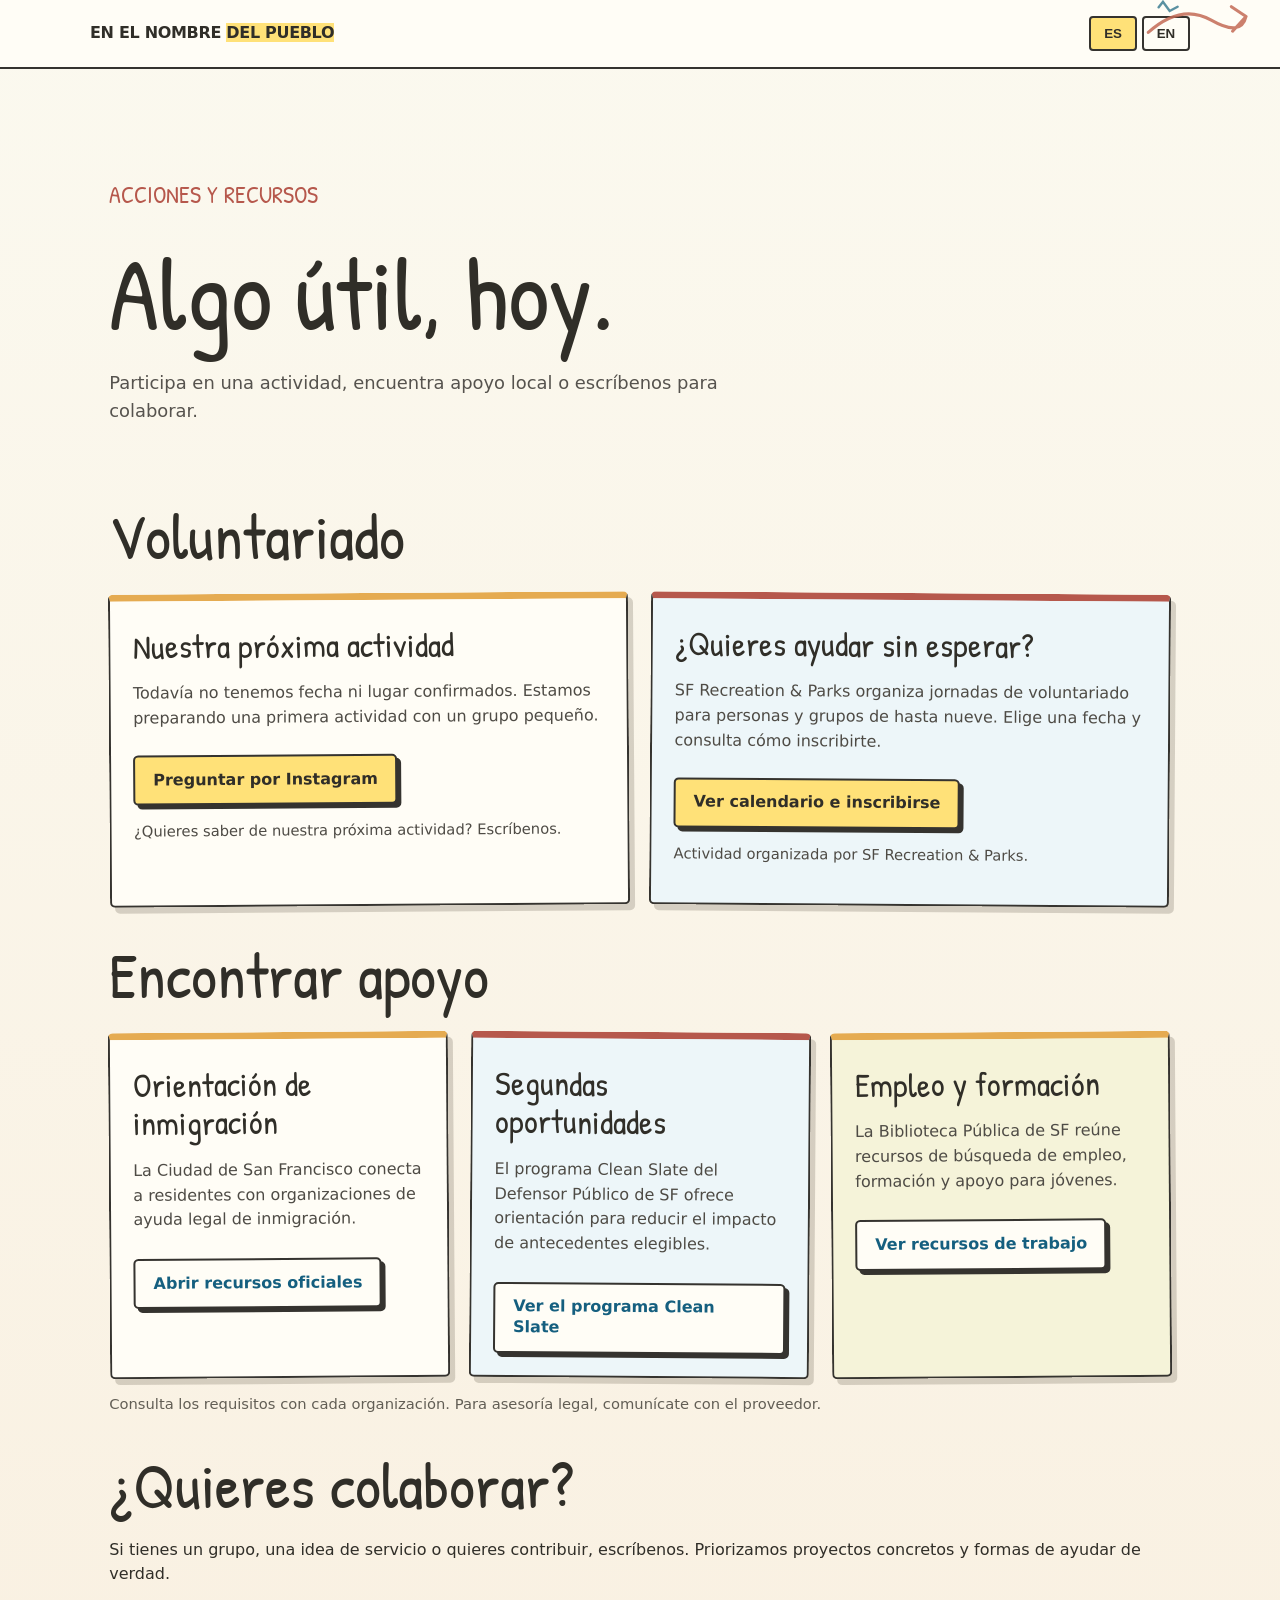
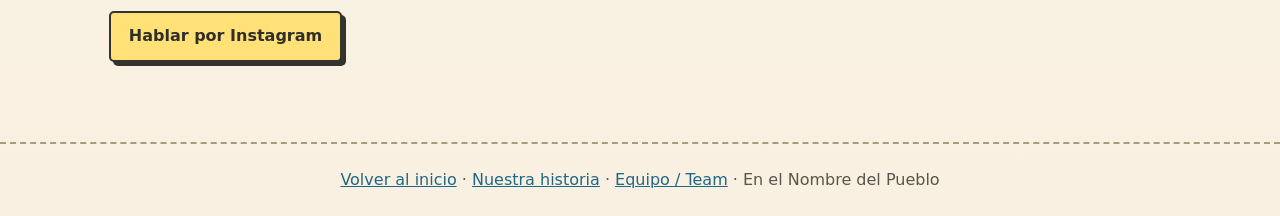
<file: actions.html>
<!doctype html>
<html lang="es">
<head>
<meta charset="utf-8">
<meta name="viewport" content="width=device-width, initial-scale=1">
<meta name="description" content="Oportunidades de voluntariado y recursos comunitarios en San Francisco. En el Nombre del Pueblo.">
<title>Participa | En el Nombre del Pueblo</title>
<link href="https://fonts.googleapis.com/css2?family=Patrick+Hand&display=swap" rel="stylesheet">
<link rel="stylesheet" href="styles/actions-base.css">
<link rel="stylesheet" href="styles/community-notebook.css">
</head>
<body class="notebook-actions">
<nav><a class="brand" href="index.html">EN EL NOMBRE <span>DEL PUEBLO</span></a><div><button type="button" id="lang-es" aria-pressed="true">ES</button> <button type="button" id="lang-en" aria-pressed="false">EN</button></div></nav>
<main>
<div class="action-doodle" aria-hidden="true"><svg viewBox="0 0 180 80" fill="none"><path d="M7 53q54-48 103-20t57-6M143 11l24 16-22 24" stroke="#c46b56" stroke-width="5" stroke-linecap="round" stroke-linejoin="round"/><path d="M24 12l7-9 11 15 13-7" stroke="#3f7f93" stroke-width="4" stroke-linecap="round"/></svg></div>
<header><p class="actions-kicker" data-i18n="eyebrow">ACCIONES Y RECURSOS</p><h1 data-i18n="title">Algo útil, hoy.</h1><p class="intro" data-i18n="intro">Participa en una actividad, encuentra apoyo local o escríbenos para colaborar.</p></header>
<section id="volunteer" aria-labelledby="volunteer-title">
<h2 id="volunteer-title" data-i18n="volunteer_title">Voluntariado</h2>
<div class="grid">
<article class="card yellow"><h3 data-i18n="our_event_title">Nuestra próxima actividad</h3>
<div id="public-events" aria-live="polite"><p data-i18n="no_event">Todavía no tenemos fecha ni lugar confirmados. Estamos preparando una primera actividad con un grupo pequeño.</p></div>
<a class="action" href="https://www.instagram.com/nombre__del__pueblo/" rel="noopener noreferrer" target="_blank" data-i18n="ask">Preguntar por Instagram</a>
<p class="muted" data-i18n="contact_note">¿Quieres saber de nuestra próxima actividad? Escríbenos.</p></article>
<article class="card"><h3 data-i18n="volunteer_today">¿Quieres ayudar sin esperar?</h3><p data-i18n="volunteer_desc">SF Recreation & Parks organiza jornadas de voluntariado para personas y grupos de hasta nueve. Elige una fecha y consulta cómo inscribirte.</p>
<a class="action" href="https://sfrpd.my.salesforce-sites.com/SFRPDCalendar" rel="noopener noreferrer" target="_blank" data-i18n="volunteer_link">Ver calendario e inscribirse</a><p class="muted" data-i18n="thirdparty">Actividad organizada por SF Recreation & Parks.</p></article>
</div>
</section>
<section id="support" aria-labelledby="support-title">
<h2 id="support-title" data-i18n="support_title">Encontrar apoyo</h2>
<div class="grid">
<article class="card yellow"><h3 data-i18n="immigration_title">Orientación de inmigración</h3><p data-i18n="immigration_desc">La Ciudad de San Francisco conecta a residentes con organizaciones de ayuda legal de inmigración.</p><a class="secondary" href="https://immigrants.sf.gov/" target="_blank" rel="noopener noreferrer" data-i18n="immigration_link">Abrir recursos oficiales</a></article>
<article class="card"><h3 data-i18n="second_chance_title">Segundas oportunidades</h3><p data-i18n="second_chance_desc">El programa Clean Slate del Defensor Público de SF ofrece orientación para reducir el impacto de antecedentes elegibles.</p><a class="secondary" href="https://sfpublicdefender.org/clients/clean-slate/" target="_blank" rel="noopener noreferrer" data-i18n="second_chance_link">Ver el programa Clean Slate</a></article>
<article class="card yellow"><h3 data-i18n="jobs_title">Empleo y formación</h3><p data-i18n="jobs_desc">La Biblioteca Pública de SF reúne recursos de búsqueda de empleo, formación y apoyo para jóvenes.</p><a class="secondary" href="https://sfpl.org/locations/main-library/jobs-careers-center/jobs-and-careers-resources" target="_blank" rel="noopener noreferrer" data-i18n="jobs_link">Ver recursos de trabajo</a></article>
</div><p class="muted" data-i18n="external_note">Consulta los requisitos con cada organización. Para asesoría legal, comunícate con el proveedor.</p>
</section>
<section id="collaborate">
<h2 data-i18n="collab_title">¿Quieres colaborar?</h2><p data-i18n="collab_desc">Si tienes un grupo, una idea de servicio o quieres contribuir, escríbenos. Priorizamos proyectos concretos y formas de ayudar de verdad.</p>
<a class="action" href="https://www.instagram.com/nombre__del__pueblo/" target="_blank" rel="noopener noreferrer" data-i18n="collab_link">Hablar por Instagram</a>

</section>
</main><footer><a href="index.html" data-i18n="back">Volver al inicio</a> · <a href="journey.html" data-i18n="journey">Nuestra historia</a> · <a href="founder.html">Equipo / Team</a> · En el Nombre del Pueblo</footer>
<script>
const strings={
es:{eyebrow:"ACCIONES Y RECURSOS",title:"Algo útil, hoy.",intro:"Participa en una actividad, encuentra apoyo local o escríbenos para colaborar.",volunteer_title:"Voluntariado",our_event_title:"Nuestra próxima actividad",no_event:"Todavía no tenemos fecha ni lugar confirmados. Estamos preparando una primera actividad con un grupo pequeño.",ask:"Preguntar por Instagram",contact_note:"¿Quieres saber de nuestra próxima actividad? Escríbenos.",volunteer_today:"¿Quieres ayudar sin esperar?",volunteer_desc:"SF Recreation & Parks organiza jornadas de voluntariado para personas y grupos de hasta nueve. Elige una fecha y consulta cómo inscribirte.",volunteer_link:"Ver calendario e inscribirse",thirdparty:"Actividad organizada por SF Recreation & Parks.",support_title:"Encontrar apoyo",immigration_title:"Orientación de inmigración",immigration_desc:"La Ciudad de San Francisco conecta a residentes con organizaciones de ayuda legal de inmigración.",immigration_link:"Abrir recursos oficiales",second_chance_title:"Segundas oportunidades",second_chance_desc:"El programa Clean Slate del Defensor Público de SF ofrece orientación para reducir el impacto de antecedentes elegibles.",second_chance_link:"Ver el programa Clean Slate",jobs_title:"Empleo y formación",jobs_desc:"La Biblioteca Pública de SF reúne recursos de búsqueda de empleo, formación y apoyo para jóvenes.",jobs_link:"Ver recursos de trabajo",external_note:"Consulta los requisitos con cada organización. Para asesoría legal, comunícate con el proveedor.",collab_title:"¿Quieres colaborar?",collab_desc:"Si tienes un grupo, una idea de servicio o quieres contribuir, escríbenos. Priorizamos proyectos concretos y formas de ayudar de verdad.",collab_link:"Hablar por Instagram",back:"Volver al inicio",journey:"Nuestra historia"},
en:{eyebrow:"ACTIONS & RESOURCES",title:"Do something useful today.",intro:"Volunteer, find local support, or get in touch to work together.",volunteer_title:"Volunteer",our_event_title:"Our next activity",no_event:"No date or location has been confirmed yet. We're preparing a first small-group volunteer activity.",ask:"Ask on Instagram",contact_note:"Questions about our next event? Send us a message.",volunteer_today:"Want to help without waiting?",volunteer_desc:"SF Recreation & Parks offers volunteer work parties for individuals and groups of up to nine. Choose a date and check how to sign up.",volunteer_link:"See dates and sign up",thirdparty:"Organized by SF Recreation & Parks.",support_title:"Find support",immigration_title:"Immigration guidance",immigration_desc:"The City of San Francisco connects residents with immigration legal aid organizations.",immigration_link:"Open official resources",second_chance_title:"Second chances",second_chance_desc:"The SF Public Defender's Clean Slate program helps eligible people reduce the impact of past arrests or convictions.",second_chance_link:"Explore Clean Slate",jobs_title:"Jobs and training",jobs_desc:"San Francisco Public Library lists job-search, training and young-adult career resources.",jobs_link:"Explore job resources",external_note:"Check requirements with each organization. For legal advice, contact the provider.",collab_title:"Want to collaborate?",collab_desc:"If you represent a group, have a service idea, or want to contribute, get in touch. We prioritize concrete ways to help.",collab_link:"Message us on Instagram",back:"Back home",journey:"Our story"}};
let language='es',listedEvents=[];
function renderEvents(){
 const root=document.getElementById('public-events');root.replaceChildren();
 if(!listedEvents.length){const p=document.createElement('p');p.textContent=strings[language].no_event;root.append(p);return}
 const list=document.createElement('ul');
 for(const event of listedEvents){const li=document.createElement('li');li.style.marginBottom='1rem';const a=document.createElement('a');a.href=event.url;a.target='_blank';a.rel='noopener noreferrer';a.textContent=language==='es'?event.title_es:event.title_en;const p=document.createElement('p');p.className='muted';p.textContent=event.date_label;li.append(a,p);list.append(li)}root.append(list);
}
function setLanguage(lang){
 language=lang;document.documentElement.lang=lang;
 for(const el of document.querySelectorAll('[data-i18n]')){const value=strings[lang][el.dataset.i18n];if(value)el.textContent=value}
 for(const key of ['es','en'])document.getElementById('lang-'+key).setAttribute('aria-pressed',String(key===lang));
  for(const link of document.querySelectorAll('a[href]')){
    const url=new URL(link.href);
    if(url.origin!==location.origin||!(url.pathname.endsWith('/index.html')||url.pathname.endsWith('/journey.html')))continue;
    url.searchParams.set('lang',lang);link.href=url.href;
  }
  const here=new URL(location.href);here.searchParams.set('lang',lang);
  history.replaceState(null,'',here.pathname+here.search+here.hash);
  renderEvents();
}
document.getElementById('lang-es').addEventListener('click',()=>setLanguage('es'));
document.getElementById('lang-en').addEventListener('click',()=>setLanguage('en'));
setLanguage(new URLSearchParams(location.search).get('lang')==='en'?'en':'es');
fetch('./public_updates.json',{cache:'no-store'}).then(r=>{if(!r.ok)throw Error('updates unavailable');return r.json()}).then(data=>{
 if(!Array.isArray(data.events))return;
 listedEvents=data.events.filter(e=>e.public===true&&e.status==='confirmed'&&typeof e.title_es==='string'&&typeof e.title_en==='string'&&typeof e.date_label==='string'&&typeof e.url==='string'&&/^https:\/\//.test(e.url));renderEvents();
}).catch(()=>{/* Preserve helpful static fallback without a network dependency. */});
</script>
</body></html>
</file>
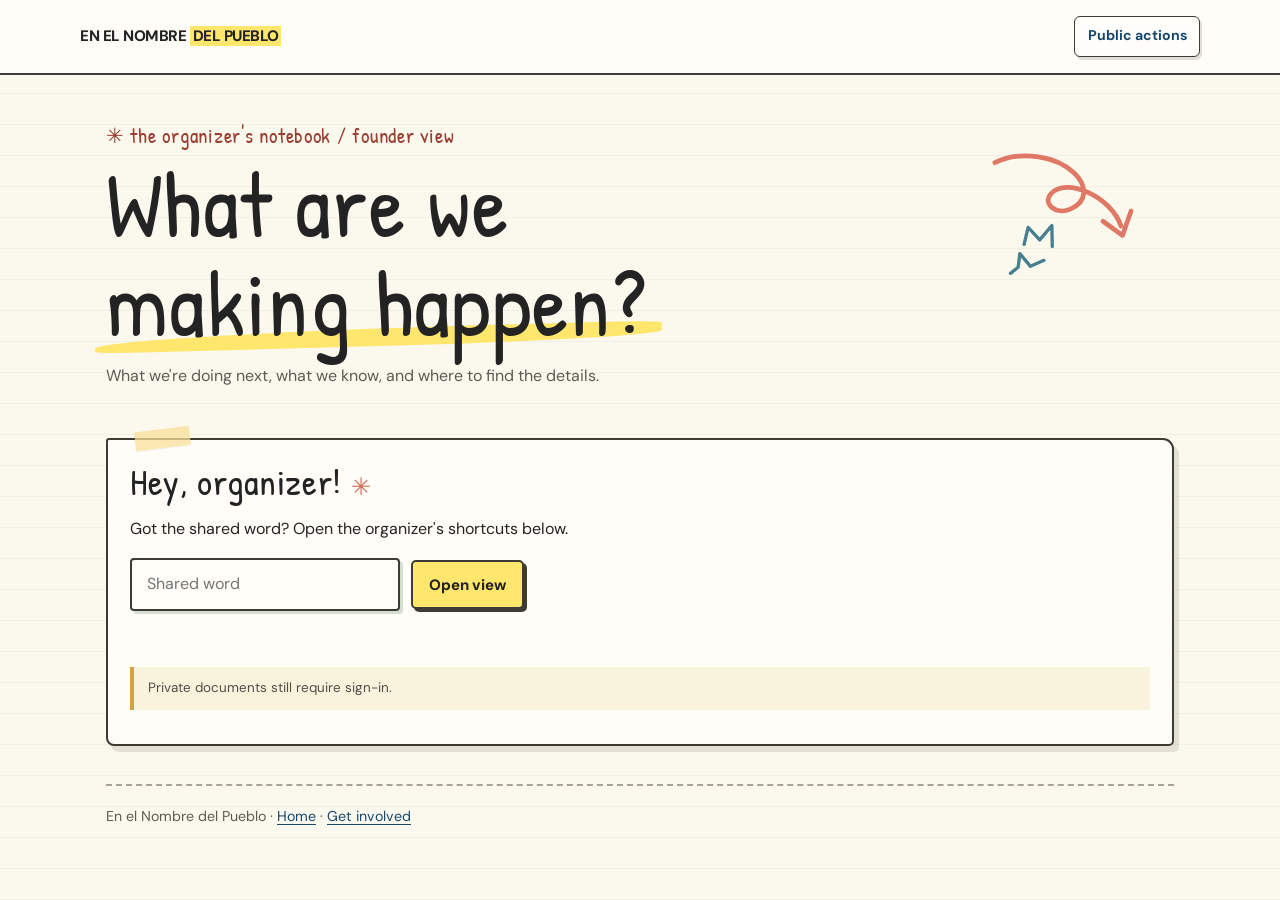
<file: founder.html>
<!doctype html>
<html lang="en">
<head>
<meta charset="utf-8"><meta name="viewport" content="width=device-width, initial-scale=1">
<meta name="robots" content="noindex,nofollow">
<meta name="description" content="Founder navigation shortcuts for En el Nombre del Pueblo.">
<title>Founder view | En el Nombre del Pueblo</title>
<style>
@import url('https://fonts.googleapis.com/css2?family=DM+Sans:wght@400;500;600;700;800&family=Patrick+Hand&display=swap');
:root{
  color-scheme:light;
  --ink:#242323;--muted:#5d5b55;--paper:#fbf8ed;--surface:#fffdf7;
  --marker:#ffe66d;--coral:#fa8a74;--mint:#cdeed9;--blue:#d9eafa;--edge:#3d3b34;
  font-family:'DM Sans',system-ui,sans-serif;color:var(--ink);background:var(--paper)
}
*{box-sizing:border-box}
html{scroll-behavior:smooth}
body{
  margin:0;line-height:1.55;min-height:100vh;
  background-image:linear-gradient(rgba(90,130,164,.07) 1px, transparent 1px);
  background-size:100% 31px;
}
a{color:#17486c;text-underline-offset:3px}
a:hover{text-decoration-thickness:2px}
a:focus-visible,button:focus-visible,input:focus-visible{outline:3px solid #184d76;outline-offset:4px}
h1,h2,h3{font-family:'Patrick Hand','Comic Sans MS',cursive;line-height:1.08;letter-spacing:.015em}
h1{font-size:clamp(2.8rem,7.2vw,5.7rem);margin:.2rem 0 .6rem;font-weight:400}
h2{font-size:clamp(1.7rem,3vw,2.3rem);margin:.1rem 0 .65rem;font-weight:400}
h3{font-size:1.5rem;font-weight:400;margin:.5rem 0 .7rem}
header{
  padding:1rem max(1rem,calc((100vw - 1120px)/2));
  display:flex;gap:1.1rem;justify-content:space-between;align-items:center;flex-wrap:wrap;
  background:#fffdf7;border-bottom:2px solid var(--edge);
  position:relative;z-index:1
}
.brand{font-weight:800;color:var(--ink);text-decoration:none;letter-spacing:-.03em;font-size:.95rem}
.brand span{background:var(--marker);padding:0 .16em;box-decoration-break:clone}
main{max-width:1100px;margin:auto;padding:2.2rem 1rem 3.3rem}
.hero{position:relative;padding:.6rem 0 1.25rem;margin-bottom:.1rem}
.hero h1{max-width:800px}
.scribble-underline{position:relative;display:inline-block;z-index:0;white-space:nowrap}
.scribble-underline::after{
  content:"";position:absolute;left:-2%;bottom:.07em;width:105%;height:.20em;
  background:var(--marker);transform:rotate(-1.6deg);z-index:-1;border-radius:70% 12% 45% 10%
}
.hero-scribble{position:absolute;right:1%;top:7%;width:min(20vw,180px);height:auto;transform:rotate(-9deg);pointer-events:none}
.eyebrow{font-family:'Patrick Hand',cursive;font-size:1.32rem;letter-spacing:.035em;color:#9b3e31;margin:0;font-weight:400}
.lead{color:var(--muted);font-size:1rem;max-width:670px;line-height:1.65;margin:.65rem 0}
.panel{
  position:relative;background:var(--surface);border:2px solid var(--edge);
  padding:1.25rem 1.4rem;margin:1.15rem 0;
  border-radius:3px 11px 5px 8px;box-shadow:5px 6px 0 rgba(37,35,32,.11)
}
.panel::before{content:"";position:absolute;top:-11px;left:27px;width:55px;height:19px;
  background:rgba(249,224,151,.73);transform:rotate(-7deg);box-shadow:0 1px 1px rgba(0,0,0,.06);pointer-events:none}
.grid{display:grid;grid-template-columns:repeat(auto-fit,minmax(min(100%,260px),1fr));gap:1.15rem;margin:1.3rem 0}
.grid .panel{margin:0}
#dashboard>.grid>.panel:nth-child(1){background:#fff2ae;transform:rotate(-.6deg)}
#dashboard>.grid>.panel:nth-child(2){background:#dceff8;transform:rotate(.55deg)}
#dashboard>.grid>.panel:nth-child(2)::before{left:auto;right:18px;background:#f7d6d3;transform:rotate(6deg)}
#dashboard>.panel:nth-of-type(2){background:#fdfdf6}
.status{
  font-family:'Patrick Hand',cursive;font-size:1.17rem;display:inline-block;padding:.12rem .7rem;
  border:2px dashed #547659;transform:rotate(-2deg);background:#e6f4e3;border-radius:4px;color:#23572c
}
ul{padding-left:1.3rem}li{margin:.75rem 0}
.kicker{color:var(--muted);font-size:.85rem}
input{font:inherit;width:100%;max-width:270px;padding:.75rem .9rem;color:var(--ink);
  background:#fffef8;border:2px solid var(--edge);border-radius:4px;box-shadow:3px 3px 0 #d4ded1}
button{cursor:pointer;font:800 .94rem 'DM Sans',system-ui,sans-serif;padding:.78rem 1rem;
  border:2px solid var(--edge);border-radius:5px;background:var(--marker);color:var(--ink);
  box-shadow:3px 3px 0 var(--edge);transition:transform .15s ease,box-shadow .15s ease}
button:hover{transform:translate(2px,2px);box-shadow:1px 1px 0 var(--edge)}
button.secondary{background:#dcebf3;color:#1d3646}
.actions{display:flex;gap:.65rem;flex-wrap:wrap;align-items:center}
.actions a{
  padding:.53rem .77rem;border:1.8px solid var(--edge);border-radius:6px;
  text-decoration:none;font-weight:700;font-size:.88rem;
  background:#fffefa;box-shadow:2px 3px 0 rgba(0,0,0,.12);
  transition:transform .15s ease
}
.actions a:hover{background:var(--marker);transform:rotate(-1deg)}
#dashboard>.panel>.grid{margin-top:.4rem;gap:1.8rem}
#dashboard>.panel>.grid .actions{align-items:flex-start}
#dashboard>.panel>.grid .actions a{font-size:.85rem}
#dashboard>.panel>.grid>div:nth-child(1) h3::before{content:"✦ ";color:#ec765c}
#dashboard>.panel>.grid>div:nth-child(2) h3::before{content:"➜ ";color:#448da1}
#dashboard>.panel>.grid>div:nth-child(3) h3::before{content:"✧ ";color:#e7a224}
#dashboard>.panel>.grid>div:nth-child(4) h3::before{content:"↗ ";color:#50845d}
#next-list{list-style:none;counter-reset:todo;margin:1.2rem 0 1.35rem;padding:0}
#next-list li{
  counter-increment:todo;display:grid;grid-template-columns:40px 1fr;
  align-items:start;gap:.8rem;padding:.85rem .4rem;
  border-bottom:1px dashed #bcb6a9;margin:0
}
#next-list li:before{
  content:counter(todo,decimal-leading-zero);font-family:'Patrick Hand',cursive;
  font-size:1.4rem;color:#8c3d34;text-align:center;
  transform:rotate(-7deg);line-height:1.1;
  border:2px solid #be6551;border-radius:50% 45% 51% 47%;
  background:#fff1dd;padding:.13rem 0
}
#next-list li span{font-weight:600;line-height:1.5}
#next-list li small{color:#77736c;display:block;font-size:.76rem;grid-column:2;margin-top:-.7rem}
.security{
  font-size:.84rem;color:#514c46;margin-top:1rem;padding:.7rem .85rem;background:#f9f3dd;
  border-left:4px solid #d6a23e
}
.muted{color:var(--muted)}
.hidden{display:none!important}
#unlock-msg{min-height:1.5rem;color:#a52e2e}
footer{border-top:2px dashed #aaa395;margin:2.4rem 0 0;color:var(--muted);padding-top:1.2rem;font-size:.89rem}
.hand-note{font-family:'Patrick Hand',cursive;color:#a33f36;font-size:1.2rem;transform:rotate(-3deg);display:inline-block}
.corner-star{font-size:1.5rem;color:#d56e5a}
@media(max-width:720px){
 main{padding:1.1rem .85rem 2.5rem}
 header{padding:1rem}
 .hero-scribble{right:-2px;top:0;width:78px;opacity:.8}
 .hero h1{padding-right:2rem;font-size:clamp(2.7rem,11vw,4rem)}
 .panel{padding:1rem 1rem;box-shadow:3px 4px 0 rgba(37,35,32,.1)}
 #dashboard>.grid>.panel{transform:none}
 #dashboard>.panel>.grid{gap:.5rem}
 .actions{gap:.55rem}
}
@media(prefers-reduced-motion:reduce){html{scroll-behavior:auto}button,.actions a{transition:none}}
</style>
</head>
<body>
<header><a class="brand" href="./index.html">EN EL NOMBRE <span>DEL PUEBLO</span></a><div class="actions"><a href="./actions.html">Public actions</a><button type="button" class="secondary hidden" id="lock">Lock shortcut</button></div></header>
<main>
<div class="hero">
  <p class="eyebrow">✳ the organizer's notebook / founder view</p>
  <h1>What are we <span class="scribble-underline">making happen?</span></h1>
  <p class="lead">What we're doing next, what we know, and where to find the details.</p>
  <svg class="hero-scribble" aria-hidden="true" viewBox="0 0 190 160" fill="none" xmlns="http://www.w3.org/2000/svg">
    <path d="M21 20C49 11 86 23 102 44C114 60 111 76 92 81C75 85 64 70 74 62C93 46 137 75 142 107" stroke="#df7865" stroke-width="5" stroke-linecap="round"/>
    <path d="M124 99L142 117L155 93" stroke="#df7865" stroke-width="5" stroke-linecap="round" stroke-linejoin="round"/>
    <path d="M38 110l7-17 10 15 15-13-3 22M19 138l9-5 4-14 9 15 15-4" stroke="#477f90" stroke-width="3.5" stroke-linecap="round" stroke-linejoin="round"/>
  </svg>
</div>
<section id="entry" class="panel">
<h2>Hey, organizer! <span class="corner-star" aria-hidden="true">✳</span></h2>
<p>Got the shared word? Open the organizer's shortcuts below.</p>
<form id="gate" class="actions" autocomplete="off">
<label for="word" class="hidden">Navigation word</label>
<input id="word" type="password" placeholder="Shared word" aria-label="Navigation word" required autocomplete="off">
<button type="submit">Open view</button>
</form>
<p id="unlock-msg" aria-live="polite"></p>
<p class="security">Private documents still require sign-in.</p>
</section>
<section id="dashboard" class="hidden" aria-label="Founder overview">
<div class="grid">
<div class="panel">
<p class="eyebrow">✶ the big thing we're doing</p><h2 id="milestone">First volunteer activity</h2><p id="phase" class="status">Planning</p><p class="kicker" id="snapshot-date"></p>
</div>
<div class="panel">
<p class="eyebrow">↘ what we know for sure</p><p id="evidence">No confirmed event yet.</p>
<a href="actions.html#volunteer">Public activity status</a>
</div>
</div>
<div class="panel">
<div class="actions" style="justify-content:space-between"><h2 style="margin:0">This week's moves <span class="hand-note">(keep it real!)</span></h2><a href="https://github.com/JadanPoll/Our_Volunteering_Organization/blob/main/Operations/Now.json" target="_blank" rel="noopener noreferrer">See the full task list</a></div>
<ol id="next-list"></ol>
<p class="kicker">For updates, check the full task list.</p>
</div>
<div class="panel">
<h2>Grab the right paper <span class="corner-star" aria-hidden="true">✎</span></h2>
<div class="grid">
<div><h3>Run the organization</h3><div class="actions">
<a target="_blank" rel="noopener noreferrer" href="https://github.com/JadanPoll/Our_Volunteering_Organization/blob/main/Operations/Now.json">What next?</a>
<a target="_blank" rel="noopener noreferrer" href="https://github.com/JadanPoll/Our_Volunteering_Organization/blob/main/Projects/First_Five_Volunteers.json">First activity</a>
<a target="_blank" rel="noopener noreferrer" href="https://github.com/JadanPoll/Our_Volunteering_Organization/blob/main/Operations/Weekly_Review.md">Weekly review</a>
</div></div>
<div><h3>Decisions and money</h3><div class="actions">
<a target="_blank" rel="noopener noreferrer" href="https://github.com/JadanPoll/Our_Volunteering_Organization/blob/main/Funding/Budget_Scenarios.json">$0–$10k scenarios</a>
<a target="_blank" rel="noopener noreferrer" href="https://github.com/JadanPoll/Our_Volunteering_Organization/blob/main/Funding/YEF_2026.json">YEF status</a>
<a target="_blank" rel="noopener noreferrer" href="https://github.com/JadanPoll/Our_Volunteering_Organization/blob/main/Organization/Decisions.json">Why we decided</a>
</div></div>
<div><h3>People and knowledge</h3><div class="actions">
<a target="_blank" rel="noopener noreferrer" href="https://docs.google.com/document/d/19nwYhnfqXvyB12fGFxZF2Jp2aTVsrvs4XP6pfY5mkDE/edit">Team-facing plan</a>
<a target="_blank" rel="noopener noreferrer" href="https://github.com/JadanPoll/Our_Volunteering_Organization/blob/main/NAVIGATION.md">Ask any question</a>
<a target="_blank" rel="noopener noreferrer" href="https://github.com/JadanPoll/Our_Volunteering_Organization/tree/main/Founder_Notes">Founder notes (restricted)</a>
</div></div>
<div><h3>Website and public delivery</h3><div class="actions">
<a target="_blank" rel="noopener noreferrer" href="https://github.com/JadanPoll/In_The_Name_Of_The_People/edit/main/public_updates.json">Publish a confirmed event</a>
<a href="actions.html">Test public actions</a>
<a target="_blank" rel="noopener noreferrer" href="https://github.com/JadanPoll/In_The_Name_Of_The_People">Website source</a>
</div></div>
</div>
<p class="security">Some links require sign-in.</p>
</div>
</section>
<footer>En el Nombre del Pueblo · <a href="index.html">Home</a> · <a href="actions.html">Get involved</a></footer>
</main>
<script>
'use strict';
const gate=document.getElementById('gate');
const dashboard=document.getElementById('dashboard');
const entry=document.getElementById('entry');
const lock=document.getElementById('lock');
function showDashboard(){
 entry.classList.add('hidden'); dashboard.classList.remove('hidden'); lock.classList.remove('hidden');
 loadView();
}
function hideDashboard(){
 try { sessionStorage.removeItem('founder_nav_open'); } catch (error) { /* Storage is optional. */ }
 dashboard.classList.add('hidden');entry.classList.remove('hidden');lock.classList.add('hidden');
 document.getElementById('word').value='';document.getElementById('word').focus();
}
gate.addEventListener('submit',e=>{
 e.preventDefault();
 if(document.getElementById('word').value.trim().toLowerCase()!=='founder'){
   document.getElementById('unlock-msg').textContent='That is not the navigation word.';
   return;
 }
 document.getElementById('unlock-msg').textContent='';
 try { sessionStorage.setItem('founder_nav_open','1'); } catch (error) { /* Shortcut still works if storage is blocked. */ }
 showDashboard();
});
lock.addEventListener('click',hideDashboard);
try { if(sessionStorage.getItem('founder_nav_open')==='1')showDashboard(); } catch (error) { /* Manual unlock remains available. */ }
async function loadView(){
 const list=document.getElementById('next-list');
 try{
  const r=await fetch('./founder_view.json',{cache:'no-store'});if(!r.ok)throw Error('unavailable');
  const data=await r.json();
  document.getElementById('milestone').textContent=data.milestone_en;
  document.getElementById('phase').textContent=data.phase_en;
  document.getElementById('snapshot-date').textContent='Last updated: '+data.as_of;
  document.getElementById('evidence').textContent=data.evidence_en;
  list.replaceChildren();
  for(const task of data.tasks||[]){
   if(typeof task.en!=='string')continue;
   const li=document.createElement('li'), t=document.createElement('span'), st=document.createElement('small');
   t.textContent=task.en;st.textContent=task.state==='checking'?'Needs verification':'Planned';
   li.append(t,st);list.append(li);
  }
 }catch(e){
  list.replaceChildren();
  const li=document.createElement('li');li.textContent='List unavailable. Open the full task list above.';list.append(li);
 }
}
</script>
</body></html>
</file>
<file: styles/actions-base.css>
:root{color-scheme:dark;font-family:Inter,system-ui,-apple-system,sans-serif;background:#101014;color:#f5f5f5}
*{box-sizing:border-box}html{scroll-behavior:smooth}body{margin:0;line-height:1.55}a{color:#fbbf24}a:focus-visible,button:focus-visible{outline:3px solid #fbbf24;outline-offset:3px}
nav{background:#18181c;border-bottom:1px solid #444;padding:1rem max(1.2rem,calc((100vw - 1100px)/2));display:flex;justify-content:space-between;gap:1rem;align-items:center;flex-wrap:wrap}
.brand{color:white;text-decoration:none;font-weight:900;letter-spacing:-.02em}.brand span{color:#fbbf24}button{background:transparent;color:white;border:1px solid #777;padding:.5rem .8rem;font-weight:700;cursor:pointer}button[aria-pressed=true]{color:#fbbf24;border-color:#fbbf24}
main{max-width:1100px;margin:auto;padding:2.5rem 1.2rem 5rem}h1,h2,h3{line-height:1.15}h1{font-size:clamp(2.3rem,6vw,4.5rem);margin:.25rem 0 1rem;text-transform:uppercase}h2{font-size:1.7rem;margin:2.5rem 0 .7rem}.intro{color:#cbd5e1;font-size:1.12rem;max-width:760px}
.grid{display:grid;grid-template-columns:repeat(auto-fit,minmax(270px,1fr));gap:1rem;margin-top:1.3rem}
.card{background:#202025;border-top:4px solid #dc2626;padding:1.4rem}.card.yellow{border-color:#fbbf24}
.card h3{margin:.2rem 0 .6rem;font-size:1.35rem}.card p{color:#cbd5e1}
.action{display:inline-block;padding:.75rem 1rem;background:#fbbf24;color:#111;text-decoration:none;font-weight:800;margin-top:.5rem}.action:hover{background:white}
.secondary{display:inline-block;padding:.7rem 1rem;border:1px solid #fbbf24;text-decoration:none;font-weight:700;margin-top:.6rem}
.muted{color:#94a3b8;font-size:.92rem}.notice{border-left:4px solid #fbbf24;background:#26241a;padding:1rem;margin-top:1rem}
section{scroll-margin-top:1.5rem}footer{border-top:1px solid #444;padding:1.5rem;text-align:center;color:#94a3b8}
</file>
<file: styles/community-notebook.css>
/* Community notebook: warm paper, clear actions, original sketches. */
:root{--paper:#fbf8ef;--sheet:#fffdf6;--ink:#302e28;--muted:#56534e;--marker:#ffe178;--red-pen:#b6584c;--blue-pen:#326c82;--sky:#dcecf7;--peach:#f8d8cb;--mint:#d8e8d8;--edge:#35332f}
body.notebook-site,body.notebook-actions{color-scheme:light;background:var(--paper);color:var(--ink);font-family:Inter,system-ui,sans-serif;line-height:1.55}
body.notebook-site{background-image:linear-gradient(to bottom,rgba(66,105,140,.045) 1px,transparent 1px);background-size:100% 33px}
body.notebook-site .font-display,body.notebook-actions h1,body.notebook-actions h2,body.notebook-actions h3{font-family:'Patrick Hand','Comic Sans MS',cursive!important;font-weight:400!important;letter-spacing:0!important}
body.notebook-site a:focus-visible,body.notebook-actions a:focus-visible,body.notebook-site button:focus-visible,body.notebook-actions button:focus-visible{outline:3px solid var(--blue-pen);outline-offset:4px}
body.notebook-site :is(#story,#education,#resources,#join){scroll-margin-top:90px}
body.notebook-site .reveal,body.notebook-site .reveal-left,body.notebook-site .reveal-right{opacity:1;transform:none}
body.notebook-site #navbar{background:rgba(255,253,247,.98)!important;border-bottom:2px solid var(--edge)!important;box-shadow:0 4px 0 rgba(255,225,120,.22);color:var(--ink)!important}
body.notebook-site #navbar :is(.text-white,.text-slate-400){color:var(--ink)!important}
body.notebook-site #navbar a:hover{color:var(--red-pen)!important}
body.notebook-site #navbar .font-display{font-family:Inter,system-ui,sans-serif!important;font-weight:800!important;font-size:clamp(1rem,1.8vw,1.4rem)!important}
body.notebook-site #navbar .bg-brand-yellow{background:var(--marker)!important;color:var(--ink)!important;transform:rotate(-1deg);border:2px solid var(--ink);box-shadow:3px 3px 0 var(--ink);border-radius:4px}
body.notebook-site #mobile-menu{background:var(--sheet)!important;border-color:var(--edge)!important}
body.notebook-site #mobile-menu a{color:var(--ink)!important}
body.notebook-site .lang-btn{color:var(--ink)!important}
body.notebook-site .lang-btn.active{color:#9b4234!important;text-decoration:underline;text-decoration-thickness:3px;text-underline-offset:5px}
.notebook-site .notebook-hero{background:linear-gradient(140deg,#fffefa,#fff8e6 70%,#f6e4d8)!important;padding-top:clamp(8rem,11vw,10rem);padding-bottom:clamp(4rem,7vw,6rem);min-height:0;border-bottom:3px dashed #d6b58b}
.notebook-site .notebook-hero>.absolute{display:none}
.notebook-site .notebook-hero h1{font-size:clamp(3.5rem,7.5vw,7rem)!important;color:var(--ink)!important;text-transform:none!important;line-height:1!important}
.notebook-site .notebook-hero h1 span{background:none!important;color:var(--ink)!important;-webkit-text-fill-color:initial!important;position:relative;z-index:0}
.notebook-site .notebook-hero h1 span:after{content:"";position:absolute;left:-2%;right:-1%;bottom:.09em;height:.20em;transform:rotate(-1.4deg);background:var(--marker);z-index:-1;border-radius:50% 15% 40% 10%}
.notebook-site .hero-quote{background:var(--sheet)!important;color:var(--ink)!important;border:2px solid var(--edge)!important;border-left:7px solid var(--red-pen)!important;box-shadow:5px 6px 0 #e6d9b9;border-radius:5px}
.notebook-site .hero-quote p{color:var(--ink)!important}.notebook-site .hero-quote [data-i18n=hero_author]{font-family:'Patrick Hand',cursive;font-size:1.35rem;color:#a0473f!important}
.notebook-site .hero-copy{max-width:690px}
.notebook-site .hero-art{max-width:440px;margin:auto;position:relative}
.notebook-site .hero-art svg{display:block;width:100%;filter:drop-shadow(6px 7px 0 rgba(0,0,0,.13));transform:rotate(2deg)}
.notebook-site .art-caption{font:1.35rem 'Patrick Hand',cursive;color:#914c41;background:var(--sheet);padding:.25rem .6rem;border-bottom:2px solid var(--red-pen);position:absolute;bottom:0;right:-2%;transform:rotate(-5deg)}
.notebook-site .hero-grid{display:grid;grid-template-columns:minmax(0,1.2fr) minmax(225px,.8fr);align-items:center;gap:clamp(1rem,4vw,4rem)}
.notebook-site .scribble-label{font:clamp(1.3rem,2.5vw,1.8rem) 'Patrick Hand',cursive;color:var(--red-pen);display:inline-block;transform:rotate(-2deg);margin-bottom:.5rem}
.notebook-site .notebook-button,.notebook-actions .action,.notebook-actions .secondary{display:inline-flex;align-items:center;justify-content:center;gap:.5rem;padding:.8rem 1.1rem;min-height:46px;border:2px solid var(--edge);border-radius:5px;box-shadow:4px 4px 0 var(--edge);font:800 1rem Inter,system-ui,sans-serif;text-decoration:none;line-height:1.3;transition:transform .15s,box-shadow .15s}
.notebook-site .notebook-button:hover,.notebook-actions .action:hover,.notebook-actions .secondary:hover{transform:translate(2px,2px);box-shadow:2px 2px 0 var(--edge)}
.notebook-site .marker-button,.notebook-actions .action{background:var(--marker);color:var(--ink)}
.notebook-site .outline-button,.notebook-actions .secondary{background:var(--sheet);color:var(--ink)}
.notebook-site .link-button{background:var(--sky);color:var(--ink)}
.notebook-site :is(#story,#education,#resources) :is(h2,h3){font-weight:400!important;text-transform:none!important;letter-spacing:0!important}
.notebook-site :is(#story,#education,#resources) h2{font-size:clamp(2.8rem,5vw,4.8rem)!important}
.notebook-site :is(#story,#education,#resources) .text-white{color:var(--ink)!important}
.notebook-site :is(#story,#education,#resources) .text-slate-300{color:#44443e!important}
.notebook-site :is(#story,#education,#resources) .text-slate-400{color:#5b5a51!important}
.notebook-site #story{background:#fffaf0!important;color:var(--ink)!important;border-bottom:3px dashed #debd93}
.notebook-site #story .timeline-line{background:var(--red-pen)!important;width:3px}
.notebook-site #story .timeline-dot{background:var(--marker)!important;border:4px solid var(--edge)!important}
.notebook-site #story .timeline-item>div:nth-child(2){background:var(--sheet);border:2px solid var(--edge);box-shadow:5px 6px 0 #e6d9b9;border-radius:3px 9px 3px 8px;padding:1.4rem!important}
.notebook-site #story .timeline-item:nth-child(3)>div:nth-child(2){background:#f3f0df}
.notebook-site #story .timeline-item h3{font-size:clamp(2rem,3.4vw,3rem)!important;color:var(--ink)!important}
.notebook-site #story .timeline-item [data-i18n$="_date"]{color:#a54c41!important;font-family:'Patrick Hand',cursive;font-size:1.4rem;letter-spacing:0!important;text-transform:none}
.notebook-site #story iframe,.notebook-site #education iframe{border:3px solid var(--edge)!important;border-radius:5px;box-shadow:5px 6px 0 rgba(56,46,31,.18)}
.notebook-site #story button,.notebook-site #education button{border:2px solid var(--edge)!important;box-shadow:3px 3px 0 var(--edge);border-radius:5px}
.notebook-site #story button.bg-brand-yellow,.notebook-site #education button.bg-brand-yellow{background:var(--marker)!important;color:var(--ink)!important}
.notebook-site #education button.bg-slate-700{background:var(--sheet)!important;color:var(--ink)!important}
.notebook-site #story .text-brand-yellow,.notebook-site #resources .text-brand-yellow{color:#94502c!important}
.notebook-site #education{background:#e8f2f1!important;color:var(--ink)!important;border-bottom:3px dashed #a8c8ca}
.notebook-site #education .bg-brand-black{background:var(--sheet)!important;border-color:var(--edge)!important}
.notebook-site #education .bg-brand-black i{color:var(--red-pen)!important}
.notebook-site #education h4{text-transform:none!important;letter-spacing:0!important;color:var(--ink)!important}
.notebook-site #education h2 span{color:var(--red-pen)!important}
.notebook-site #resources{background:var(--paper)!important;color:var(--ink)!important}
.notebook-site #resources .bg-brand-dark{background:var(--sheet)!important;border:2px solid var(--edge)!important;border-top:7px solid var(--red-pen)!important;box-shadow:5px 6px 0 #e4d6b9;border-radius:4px;transform:rotate(-.5deg)}
.notebook-site #resources .bg-brand-dark:nth-child(2){background:var(--sky)!important;transform:rotate(.5deg)}
.notebook-site #resources .bg-brand-dark:nth-child(3){background:#e3efdc!important}
.notebook-site #resources .bg-brand-dark h3{font-size:2.1rem!important}
.notebook-site #resources .bg-brand-dark i{color:var(--red-pen)!important}
.notebook-site #resources .bg-brand-dark a{color:#175b77!important;font-weight:700}
.notebook-site .community-poster{background:#fff1c9;border:3px solid var(--edge);transform:rotate(-2deg);padding:1rem;box-shadow:6px 6px 0 rgba(0,0,0,.15)}
.notebook-site .community-poster svg{display:block;width:100%}
.notebook-site .poster-note{font:1.55rem 'Patrick Hand',cursive;color:#995243;display:block;text-align:center}
.notebook-site #join{background:#f8ece0!important;color:var(--ink)!important;border-top:3px dashed #ce9d80}
.notebook-site .join-sheet{display:grid;grid-template-columns:1.1fr .9fr;gap:clamp(1.5rem,5vw,4rem);background:var(--sheet);border:2px solid var(--edge);padding:clamp(1.5rem,4vw,3.5rem);box-shadow:7px 8px 0 #e3c9a5}
.notebook-site #join h2{font-size:clamp(3.2rem,5vw,5rem)!important}
.notebook-site .join-copy p{color:var(--ink)}.notebook-site .join-status{padding:.7rem 1rem;background:#fff1cd;border-left:4px solid var(--red-pen);font-size:.95rem}
.notebook-site .join-actions{display:flex;flex-direction:column;align-items:flex-start;justify-content:center;gap:.8rem}
.notebook-site .scribble-arrow{font:4rem 'Patrick Hand',cursive;color:var(--red-pen);line-height:1}
.notebook-site .join-note{font-size:.84rem;color:var(--muted)}
.notebook-site .notebook-footer{background:var(--sheet)!important;color:var(--ink)!important;border-top:2px solid var(--edge)!important}
.notebook-site .notebook-footer :is(.text-white,.text-slate-400,.text-slate-500){color:var(--ink)!important}
.notebook-site .notebook-footer a{color:#22647e!important}
body.notebook-actions{background:linear-gradient(#fbf9ef,#f9f0e1);color:var(--ink)}
.notebook-actions nav{background:var(--sheet);border-bottom:2px solid var(--edge)}
.notebook-actions .brand{color:var(--ink)}.notebook-actions .brand span{background:var(--marker);color:var(--ink)}
.notebook-actions nav button{border:2px solid var(--edge);color:var(--ink);background:var(--sheet);border-radius:4px}
.notebook-actions nav button[aria-pressed=true]{background:var(--marker);color:var(--ink)}
.notebook-actions header{position:relative;padding:2.8rem 0 1.5rem}
.notebook-actions .action-doodle{position:absolute;right:2%;top:0;width:110px;pointer-events:none;opacity:.85}.notebook-actions .action-doodle svg{width:100%}
.notebook-actions .actions-kicker{color:var(--red-pen);font:1.5rem 'Patrick Hand',cursive}
.notebook-actions h1{font-size:clamp(4rem,8vw,6.5rem);text-transform:none;margin:0 0 .8rem}
.notebook-actions h2{font-size:clamp(2.7rem,5vw,4rem);margin:2rem 0 .7rem}
.notebook-actions .intro{color:var(--muted);max-width:690px}
.notebook-actions .grid{gap:1.3rem}
.notebook-actions .card{background:var(--sheet);border:2px solid var(--edge);border-top:7px solid var(--red-pen);box-shadow:5px 6px 0 rgba(56,45,31,.19);border-radius:5px;transform:rotate(-.4deg)}
.notebook-actions .card:nth-child(2){background:#edf6f9;transform:rotate(.4deg)}
.notebook-actions .card:nth-child(3){background:#f5f3d9}
.notebook-actions .card.yellow{border-top-color:#e5ab51}
.notebook-actions .card h3{font-size:2.1rem}.notebook-actions .card p{color:#4e4b45}
.notebook-actions .secondary{color:#155f7f}.notebook-actions .muted{color:#625e55}
.notebook-actions a:not(.action):not(.secondary):not(.brand){color:#1e6885}
.notebook-actions .notice{background:#fff0c4;border:2px dashed #bd8b3d;color:var(--ink);border-radius:5px}
.notebook-actions footer{border-top:2px dashed #aa9b80;color:#59544d}
@media(max-width:950px){}
@media(max-width:740px){.notebook-site .hero-grid,.notebook-site .join-sheet{grid-template-columns:1fr}.notebook-site .notebook-hero{padding-top:7rem}.notebook-site .notebook-hero h1{font-size:clamp(3.5rem,13vw,5.7rem)!important}.notebook-site .hero-art{max-width:340px}.notebook-site #story .timeline-line{left:26px!important;transform:none}.notebook-site #resources .bg-brand-dark{transform:none}.notebook-actions .action-doodle{width:80px;opacity:.55}}
@media(prefers-reduced-motion:reduce){.notebook-site *, .notebook-actions *{scroll-behavior:auto!important;animation-duration:.01ms!important;transition-duration:.01ms!important}}

/* Direct actions and current activity, visible without scrolling through the entire story. */
.notebook-site .notebook-hero{padding-top:clamp(6rem,8vw,7.3rem);padding-bottom:clamp(1.25rem,3vw,2.1rem)}
.notebook-site .notebook-hero h1{font-size:clamp(3.1rem,5.5vw,5.3rem)!important;margin-bottom:1rem}
.notebook-site .hero-quote{margin-bottom:1.2rem}
.notebook-site .hero-quote p{font-size:clamp(1rem,1.8vw,1.2rem)!important}
.notebook-site .hero-art{max-width:290px}
.notebook-site .hero-buttons{gap:.7rem}
.notebook-site .hero-buttons .notebook-button{padding:.62rem .85rem;font-size:.9rem;min-height:42px}
.notebook-site .story-link{box-shadow:none;border:0;background:transparent;color:var(--blue-pen);text-decoration:underline;text-underline-offset:4px}
.notebook-site .homepage-event{background:#f8f2d6;border-top:1px solid #c9b48a;border-bottom:2px dashed #b5a483}
.notebook-site .homepage-event-inner{display:flex;gap:1.4rem;align-items:center;justify-content:space-between;padding-top:1rem;padding-bottom:1rem}
.notebook-site .homepage-event-copy{max-width:670px}
.notebook-site .homepage-event h2{font:clamp(1.4rem,2.5vw,2rem) 'Patrick Hand',cursive;color:var(--ink);margin:.1rem 0 .25rem}
.notebook-site .homepage-event p{color:#403e35;margin:0}
.notebook-site .event-scribble{color:var(--red-pen)!important;font:1.12rem 'Patrick Hand',cursive}
.notebook-site .homepage-event-links{display:flex;flex-direction:column;gap:.5rem;min-width:230px}
.notebook-site .workparty-link{display:flex;justify-content:space-between;gap:.6rem;background:#fff8dc;color:#184d67!important;padding:.66rem .85rem;border:2px solid var(--edge);border-radius:4px;text-decoration:none;font-weight:700;font-size:.87rem;box-shadow:2px 3px 0 #b6a889}
.notebook-site .ask-link,.notebook-site .homepage-event-details{color:#205c77;text-decoration:underline;text-underline-offset:3px;font-size:.88rem}
@media(max-width:740px){.notebook-site .homepage-event-inner{flex-direction:column;align-items:stretch}.notebook-site .homepage-event-links{min-width:0}.notebook-site .hero-art{max-width:220px}.notebook-site .hero-buttons .notebook-button{width:auto}.notebook-site .notebook-hero{padding-top:6.6rem}}

/* A separate journey page, keeping the same paper-and-marker language. */
.journey-page .journey-nav{position:sticky;top:0;z-index:40;padding:.8rem max(1rem,calc((100vw - 1100px)/2));display:flex;justify-content:space-between;align-items:center;gap:1rem;background:rgba(255,253,247,.98);border-bottom:2px solid var(--edge)}
.journey-page .journey-brand{font-weight:800;color:var(--ink);text-decoration:none}.journey-page .journey-brand mark{color:var(--ink);background:var(--marker);padding:0 .16rem}
.journey-page .journey-nav-links{display:flex;align-items:center;gap:1rem;flex-wrap:wrap}.journey-page .journey-nav-links>a{color:#215b74;text-decoration:none;font-weight:700;font-size:.9rem}
.journey-page .journey-nav-links>a:hover{text-decoration:underline}
.journey-page .journey-nav-links .journey-nav-action{border:2px solid var(--edge);border-radius:4px;background:var(--marker);color:var(--ink);padding:.45rem .8rem}
.journey-page .journey-lang{display:flex;gap:.3rem}.journey-page .journey-lang button{background:var(--sheet);border:1px solid #b6ada1;border-radius:3px;padding:.36rem .6rem;font-weight:800;color:var(--ink)}
.journey-page .journey-lang button[aria-pressed="true"]{background:var(--marker);border-color:var(--edge)}
.journey-page .journey-hero{background:#f8ecd9;border-bottom:2px dashed #c3ac87;padding:clamp(2rem,4vw,4rem) 0}
.journey-page .journey-hero h1{font:clamp(3.7rem,8vw,6.8rem)/1.08 'Patrick Hand','Comic Sans MS',cursive;color:var(--ink);margin:.25rem 0 .65rem}
.journey-page .journey-hero p:not(.scribble-label){color:#514940;font-size:clamp(1rem,2vw,1.23rem);max-width:660px}
.journey-page .journey-jump{display:inline-block;margin-top:1rem;color:#235e7c;font-weight:700;text-underline-offset:4px}
.journey-page #story,.journey-page #education{scroll-margin-top:100px}
.journey-page #story .timeline-item>div:nth-child(2),.journey-page #story .timeline-item>div:nth-child(3){min-width:0}
.journey-page #story iframe{max-width:100%}
.journey-page .journey-next{text-align:center;background:#fff2c5;border-top:3px dashed #c0a261;padding:3.2rem 0}
.journey-page .journey-next h2{font:clamp(2.4rem,5vw,3.8rem) 'Patrick Hand',cursive;color:var(--ink);margin:0 0 .5rem}
.journey-page .journey-next p{color:#5c5348;max-width:590px;margin:0 auto 1.2rem}
.journey-page .journey-next-actions{display:flex;justify-content:center;gap:.9rem;flex-wrap:wrap}
.journey-page .journey-next-actions a{border:2px solid var(--edge);border-radius:4px;background:var(--marker);box-shadow:3px 3px 0 var(--edge);padding:.7rem 1rem;text-decoration:none;color:var(--ink);font-weight:800}
.journey-page .journey-next-actions a:nth-child(2){background:var(--sky)}
.journey-page .journey-footer{text-align:center;background:var(--sheet);border-top:2px solid var(--edge);padding:1.25rem;color:#5c5549}
.journey-page .journey-footer a{font-weight:700;color:#225e79}
@media(max-width:760px){.journey-page .journey-nav{flex-wrap:wrap;gap:.6rem}.journey-page .journey-nav-links{width:100%;justify-content:space-between;gap:.7rem}.journey-page #story .timeline-line{left:26px!important}.journey-page #story .timeline-dot{left:26px!important}.journey-page .journey-hero{padding:2.3rem 0}}
@media(prefers-reduced-motion:reduce){.journey-page *{animation-duration:.01ms!important;transition-duration:.01ms!important}}
</file>
